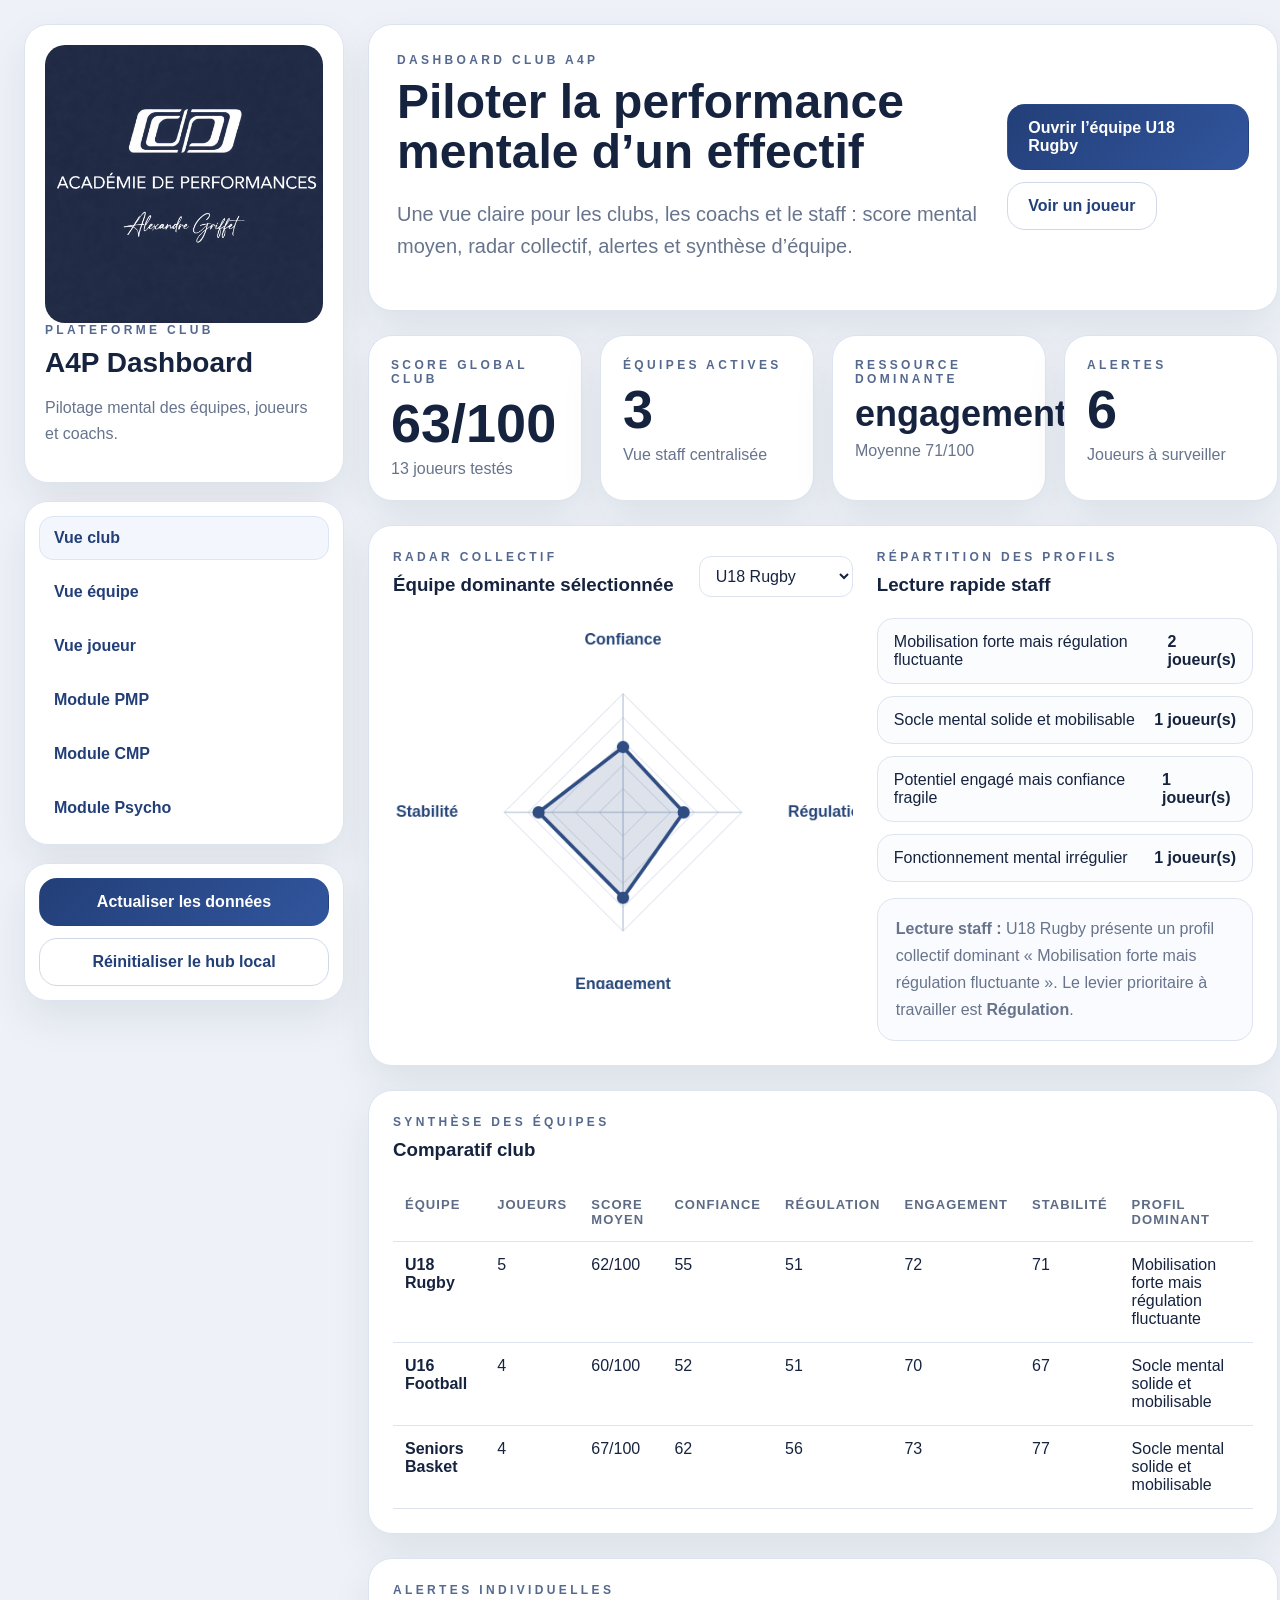
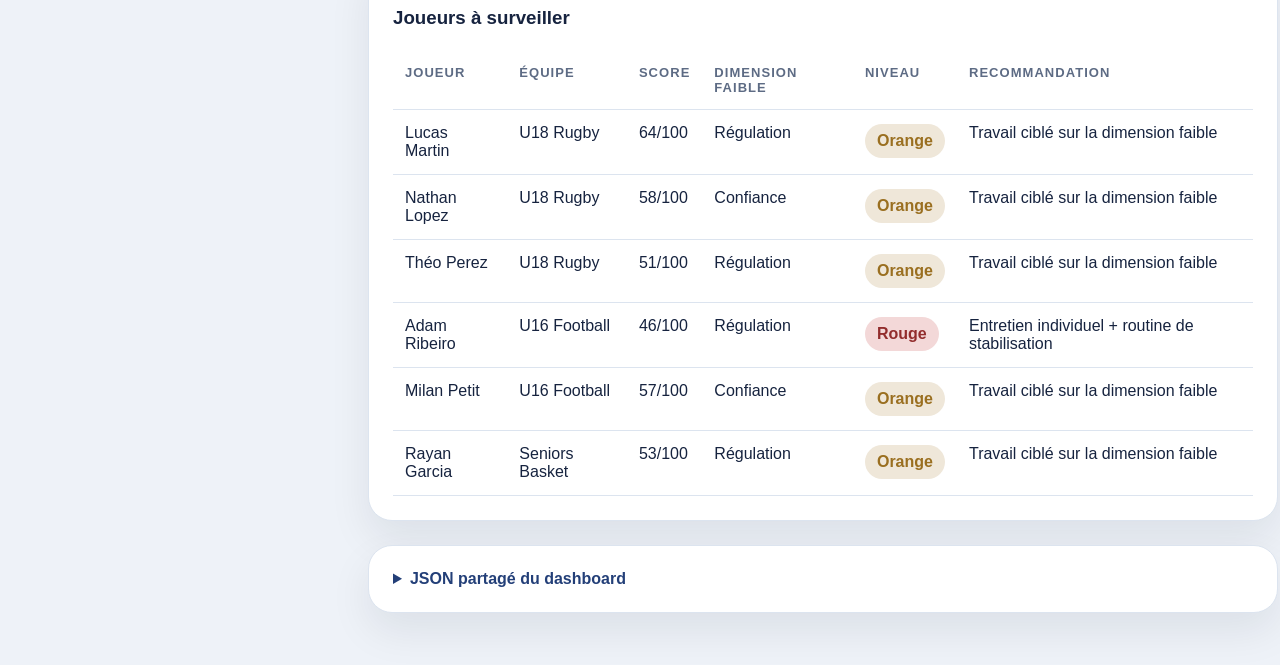
<file: index.html>
<!DOCTYPE html>
<html lang="fr">
<head>
  <meta charset="UTF-8" />
  <meta name="viewport" content="width=device-width, initial-scale=1.0" />
  <title>A4P Dashboard Club</title>
  <link rel="stylesheet" href="css/style.css" />
</head>
<body>
  <div class="app-shell">
    <aside class="sidebar">
      <div class="brand-card">
        <img src="assets/logo-a4p.png" alt="Académie de Performances" class="brand-logo" />
        <p class="eyebrow">Plateforme Club</p>
        <h1>A4P Dashboard</h1>
        <p class="muted">Pilotage mental des équipes, joueurs et coachs.</p>
      </div>

      <nav class="nav-card">
        <a class="nav-link active" href="index.html">Vue club</a>
        <a class="nav-link" href="equipe.html?team=U18%20Rugby">Vue équipe</a>
        <a class="nav-link" href="joueur.html?id=u18_01">Vue joueur</a>
        <a class="nav-link" href="https://alexandregriffet-cmd.github.io/PMP-A4P-Acad-mie-de-Performances-/">Module PMP</a>
        <a class="nav-link" href="https://alexandregriffet-cmd.github.io/CMP-A4P-ACADEMIE-DE-PERFORMANCES-/">Module CMP</a>
        <a class="nav-link" href="https://alexandregriffet-cmd.github.io/Module-psycho-motionnelle-/">Module Psycho</a>
      </nav>

      <div class="nav-card compact">
        <button id="btn-refresh" class="btn primary full">Actualiser les données</button>
        <button id="btn-reset" class="btn ghost full">Réinitialiser le hub local</button>
      </div>
    </aside>

    <main class="main-content">
      <section class="hero-card">
        <div>
          <p class="eyebrow">Dashboard Club A4P</p>
          <h2>Piloter la performance mentale d’un effectif</h2>
          <p class="lead">Une vue claire pour les clubs, les coachs et le staff : score mental moyen, radar collectif, alertes et synthèse d’équipe.</p>
        </div>
        <div class="hero-actions">
          <a class="btn primary" href="equipe.html?team=U18%20Rugby">Ouvrir l’équipe U18 Rugby</a>
          <a class="btn ghost" href="joueur.html?id=u18_01">Voir un joueur</a>
        </div>
      </section>

      <section class="kpi-grid" id="kpi-grid"></section>

      <section class="panel two-col">
        <div>
          <div class="panel-header">
            <div>
              <p class="eyebrow">Radar collectif</p>
              <h3>Équipe dominante sélectionnée</h3>
            </div>
            <select id="team-select" class="select"></select>
          </div>
          <canvas id="team-radar" class="radar-canvas" width="520" height="420"></canvas>
        </div>
        <div>
          <div class="panel-header">
            <div>
              <p class="eyebrow">Répartition des profils</p>
              <h3>Lecture rapide staff</h3>
            </div>
          </div>
          <div id="profile-distribution" class="stack-list"></div>
          <div id="team-alerts" class="alert-box"></div>
        </div>
      </section>

      <section class="panel">
        <div class="panel-header">
          <div>
            <p class="eyebrow">Synthèse des équipes</p>
            <h3>Comparatif club</h3>
          </div>
        </div>
        <div class="table-wrap">
          <table>
            <thead>
              <tr>
                <th>Équipe</th>
                <th>Joueurs</th>
                <th>Score moyen</th>
                <th>Confiance</th>
                <th>Régulation</th>
                <th>Engagement</th>
                <th>Stabilité</th>
                <th>Profil dominant</th>
              </tr>
            </thead>
            <tbody id="teams-table"></tbody>
          </table>
        </div>
      </section>

      <section class="panel">
        <div class="panel-header">
          <div>
            <p class="eyebrow">Alertes individuelles</p>
            <h3>Joueurs à surveiller</h3>
          </div>
        </div>
        <div class="table-wrap">
          <table>
            <thead>
              <tr>
                <th>Joueur</th>
                <th>Équipe</th>
                <th>Score</th>
                <th>Dimension faible</th>
                <th>Niveau</th>
                <th>Recommandation</th>
              </tr>
            </thead>
            <tbody id="alerts-table"></tbody>
          </table>
        </div>
      </section>

      <section class="panel">
        <details>
          <summary>JSON partagé du dashboard</summary>
          <pre id="json-view" class="json-box"></pre>
        </details>
      </section>
    </main>
  </div>

  <script src="js/charts.js"></script>
  <script src="js/dashboard.js"></script>
</body>
</html>
</file>
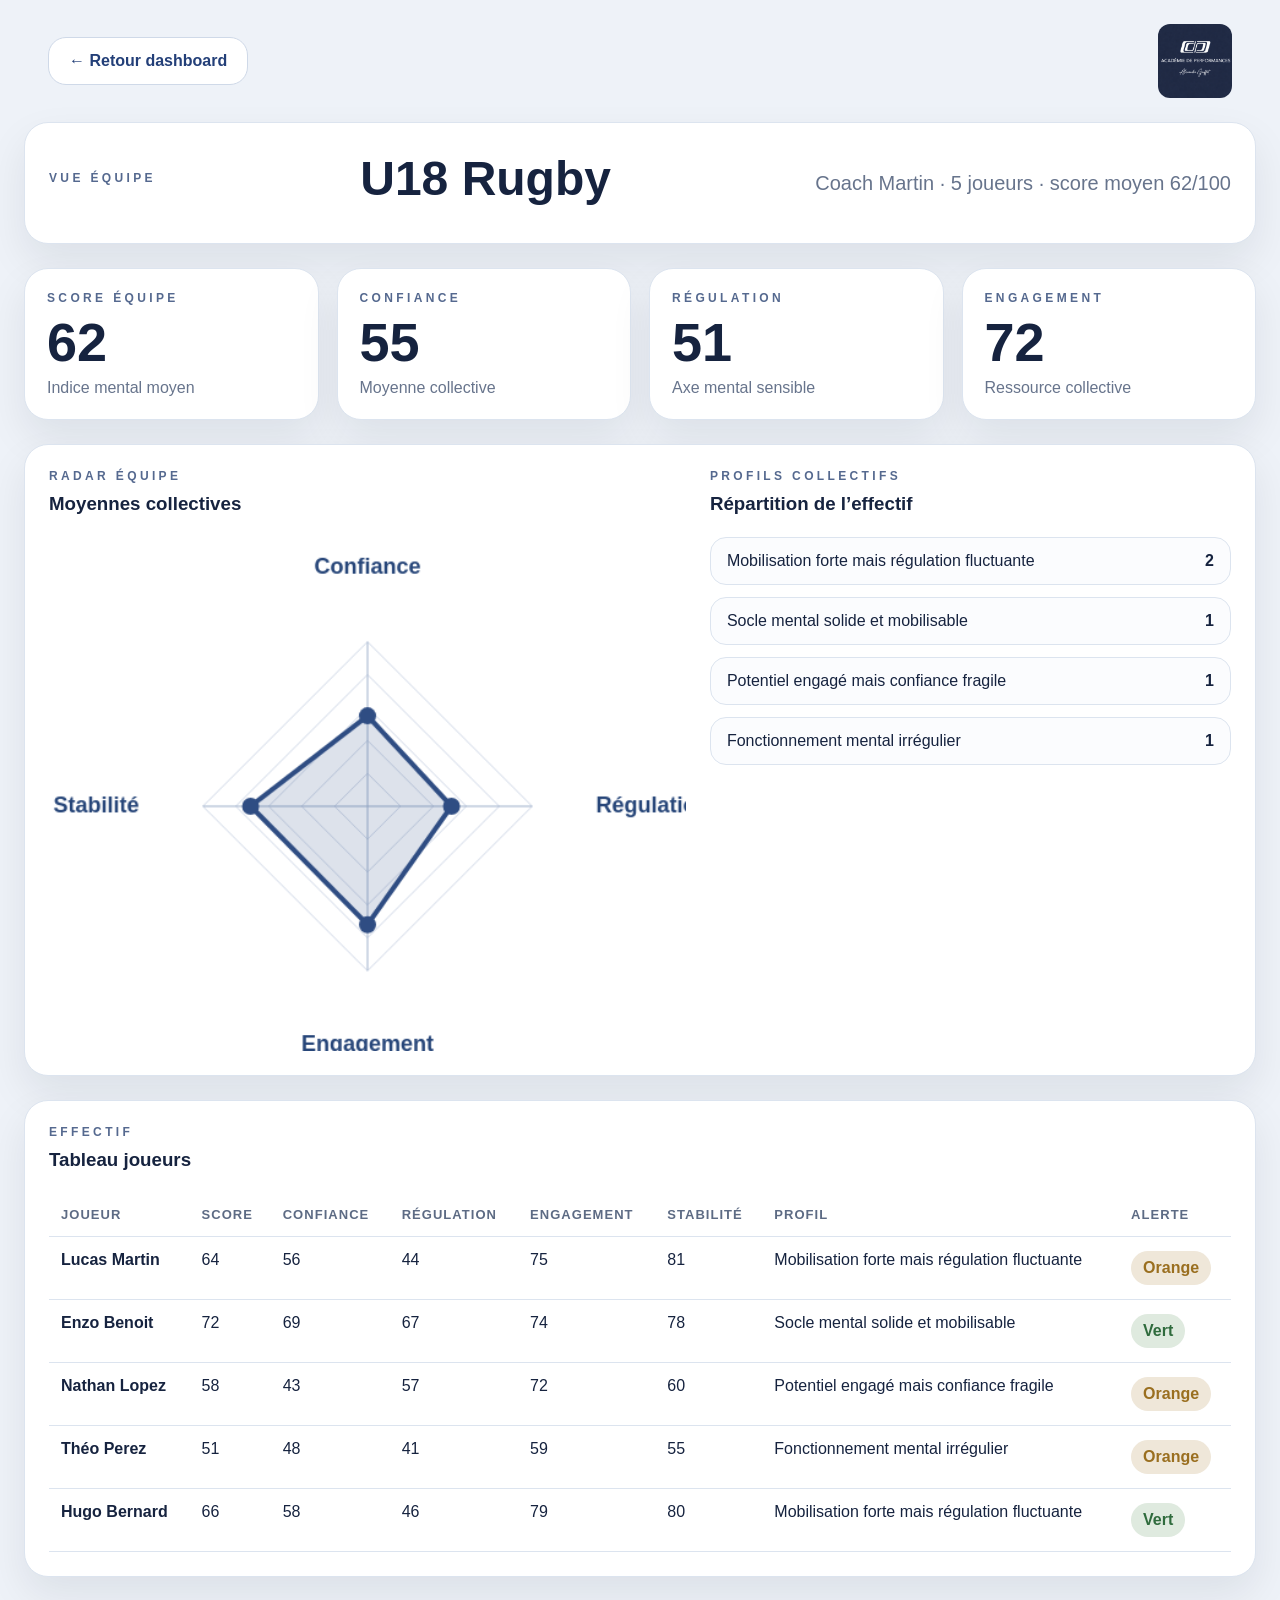
<file: equipe.html>
<!DOCTYPE html>
<html lang="fr">
<head>
  <meta charset="UTF-8" />
  <meta name="viewport" content="width=device-width, initial-scale=1.0" />
  <title>Équipe | A4P Dashboard</title>
  <link rel="stylesheet" href="css/style.css" />
</head>
<body>
  <main class="page-wrap">
    <div class="topbar">
      <a class="btn ghost" href="index.html">← Retour dashboard</a>
      <img src="assets/logo-a4p.png" alt="A4P" class="mini-logo" />
    </div>

    <section class="hero-card compact-hero">
      <p class="eyebrow">Vue équipe</p>
      <h1 id="team-title">Équipe</h1>
      <p id="team-subtitle" class="lead"></p>
    </section>

    <section class="kpi-grid" id="team-kpis"></section>

    <section class="panel two-col">
      <div>
        <div class="panel-header">
          <div>
            <p class="eyebrow">Radar équipe</p>
            <h3>Moyennes collectives</h3>
          </div>
        </div>
        <canvas id="team-detail-radar" class="radar-canvas" width="520" height="420"></canvas>
      </div>
      <div>
        <div class="panel-header">
          <div>
            <p class="eyebrow">Profils collectifs</p>
            <h3>Répartition de l’effectif</h3>
          </div>
        </div>
        <div id="team-profiles" class="stack-list"></div>
      </div>
    </section>

    <section class="panel">
      <div class="panel-header">
        <div>
          <p class="eyebrow">Effectif</p>
          <h3>Tableau joueurs</h3>
        </div>
      </div>
      <div class="table-wrap">
        <table>
          <thead>
            <tr>
              <th>Joueur</th>
              <th>Score</th>
              <th>Confiance</th>
              <th>Régulation</th>
              <th>Engagement</th>
              <th>Stabilité</th>
              <th>Profil</th>
              <th>Alerte</th>
            </tr>
          </thead>
          <tbody id="players-table"></tbody>
        </table>
      </div>
    </section>
  </main>

  <script src="js/charts.js"></script>
  <script src="js/equipe.js"></script>
</body>
</html>
</file>
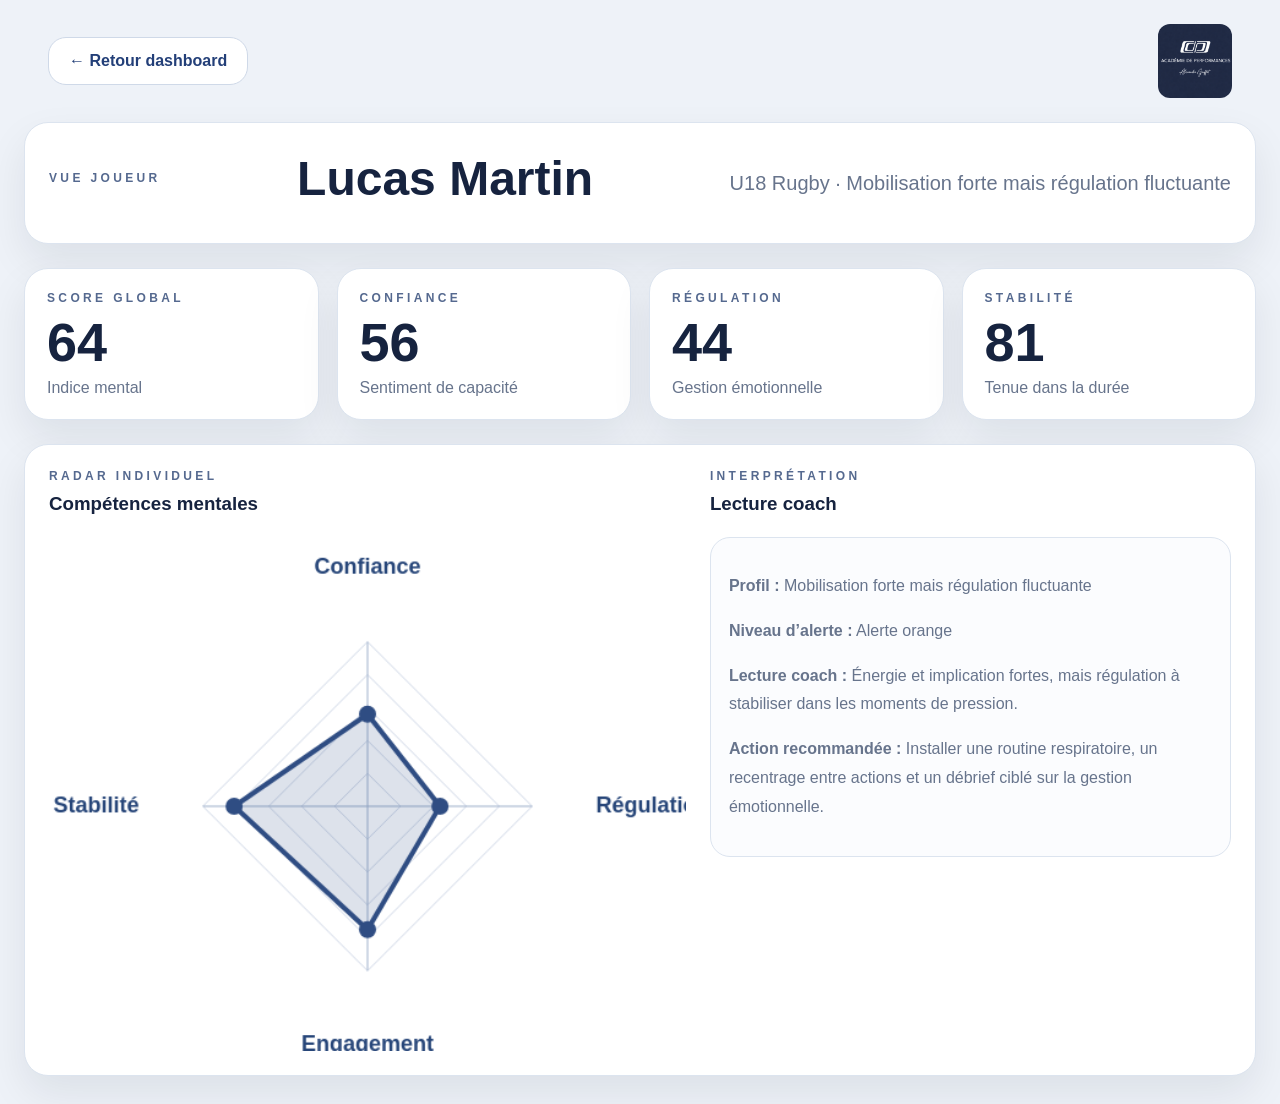
<file: joueur.html>
<!DOCTYPE html>
<html lang="fr">
<head>
  <meta charset="UTF-8" />
  <meta name="viewport" content="width=device-width, initial-scale=1.0" />
  <title>Joueur | A4P Dashboard</title>
  <link rel="stylesheet" href="css/style.css" />
</head>
<body>
  <main class="page-wrap">
    <div class="topbar">
      <a class="btn ghost" href="index.html">← Retour dashboard</a>
      <img src="assets/logo-a4p.png" alt="A4P" class="mini-logo" />
    </div>

    <section class="hero-card compact-hero">
      <p class="eyebrow">Vue joueur</p>
      <h1 id="player-title">Joueur</h1>
      <p id="player-subtitle" class="lead"></p>
    </section>

    <section class="kpi-grid" id="player-kpis"></section>

    <section class="panel two-col">
      <div>
        <div class="panel-header">
          <div>
            <p class="eyebrow">Radar individuel</p>
            <h3>Compétences mentales</h3>
          </div>
        </div>
        <canvas id="player-radar" class="radar-canvas" width="520" height="420"></canvas>
      </div>
      <div>
        <div class="panel-header">
          <div>
            <p class="eyebrow">Interprétation</p>
            <h3>Lecture coach</h3>
          </div>
        </div>
        <div id="player-summary" class="summary-box"></div>
      </div>
    </section>
  </main>

  <script src="js/charts.js"></script>
  <script src="js/joueur.js"></script>
</body>
</html>
</file>
<file: css/style.css>
:root{
  --bg:#eef2f8;
  --card:#ffffff;
  --text:#16233f;
  --muted:#67748c;
  --line:#dce4ef;
  --primary:#233f78;
  --primary-2:#31559d;
  --accent:#dfeadf;
  --warning:#efe7d9;
  --shadow:0 18px 42px rgba(15,23,42,.08);
  --radius:24px;
}
*{box-sizing:border-box}
body{margin:0;background:var(--bg);color:var(--text);font-family:Arial,Helvetica,sans-serif}
a{text-decoration:none;color:inherit}
button,select{font:inherit}
.app-shell{display:grid;grid-template-columns:320px 1fr;gap:24px;max-width:1440px;margin:0 auto;padding:24px}
.sidebar{position:sticky;top:24px;height:fit-content;display:flex;flex-direction:column;gap:18px}
.brand-card,.nav-card,.hero-card,.panel,.kpi-card{background:var(--card);border:1px solid var(--line);border-radius:var(--radius);box-shadow:var(--shadow)}
.brand-card{padding:20px}
.brand-logo{width:100%;display:block;border-radius:20px}
.eyebrow{margin:0 0 10px;font-size:12px;letter-spacing:.28em;text-transform:uppercase;color:#55698f;font-weight:700}
.brand-card h1,.hero-card h2,.panel h3,.compact-hero h1{margin:0 0 8px}
.brand-card h1{font-size:28px}
.muted,.lead,.subtitle{color:var(--muted);line-height:1.6}
.nav-card{padding:14px;display:flex;flex-direction:column;gap:10px}
.nav-card.compact{gap:12px}
.nav-link{padding:12px 14px;border-radius:14px;color:var(--primary);font-weight:700;border:1px solid transparent}
.nav-link:hover,.nav-link.active{background:#f3f7fd;border-color:#dbe5f3}
.full{width:100%}
.main-content,.page-wrap{display:flex;flex-direction:column;gap:24px;padding-bottom:28px}
.hero-card{padding:28px;display:flex;justify-content:space-between;gap:20px;align-items:center}
.compact-hero{padding:24px}
.hero-card h2,.compact-hero h1{font-size:48px;line-height:1.05}
.lead{font-size:20px;max-width:820px}
.hero-actions{display:flex;gap:12px;flex-wrap:wrap}
.btn{display:inline-flex;align-items:center;justify-content:center;padding:14px 20px;border-radius:18px;font-weight:700;border:1px solid transparent;cursor:pointer}
.btn.primary{background:linear-gradient(135deg,var(--primary),var(--primary-2));color:#fff}
.btn.ghost{background:#fff;color:var(--primary);border-color:#cfd9e8}
.kpi-grid{display:grid;grid-template-columns:repeat(4,minmax(0,1fr));gap:18px}
.kpi-card{padding:22px}
.kpi-value{font-size:54px;line-height:1;font-weight:800;margin:10px 0}
.kpi-sub{color:var(--muted)}
.panel{padding:24px}
.panel-header{display:flex;justify-content:space-between;align-items:center;gap:12px;margin-bottom:14px}
.two-col{display:grid;grid-template-columns:1.1fr .9fr;gap:24px}
.select{padding:10px 12px;border-radius:12px;border:1px solid var(--line);background:#fff;color:var(--text)}
.radar-canvas{width:100%;max-width:100%;height:auto;display:block;background:#fff;border-radius:20px}
.stack-list{display:flex;flex-direction:column;gap:12px}
.stack-item{display:flex;justify-content:space-between;gap:16px;padding:14px 16px;border:1px solid var(--line);border-radius:16px;background:#fbfcfe}
.badge{display:inline-flex;align-items:center;padding:8px 12px;border-radius:999px;font-weight:700}
.badge.green{background:var(--accent);color:#2f6b3d}
.badge.orange{background:var(--warning);color:#9a6f20}
.badge.red{background:#f3d8d8;color:#922d2d}
.alert-box{margin-top:16px;padding:16px 18px;border-radius:18px;background:#f9fbfe;border:1px solid var(--line);color:var(--muted);line-height:1.7}
.table-wrap{overflow:auto}
table{width:100%;border-collapse:collapse;min-width:860px}
th,td{padding:14px 12px;border-bottom:1px solid var(--line);text-align:left;vertical-align:top}
th{font-size:13px;text-transform:uppercase;letter-spacing:.08em;color:#5d6b84}
.json-box{margin:12px 0 0;padding:18px;background:#0f2557;color:#fff;border-radius:20px;overflow:auto;white-space:pre-wrap;line-height:1.6}
details summary{cursor:pointer;font-weight:700;color:var(--primary)}
.topbar{display:flex;justify-content:space-between;align-items:center;gap:12px;padding:24px 24px 0}
.mini-logo{width:74px;border-radius:12px}
.summary-box{padding:18px;border:1px solid var(--line);border-radius:20px;background:#fbfcfe;color:var(--muted);line-height:1.8}
.page-wrap{max-width:1320px;margin:0 auto;padding:0 24px 28px}
@media (max-width:1100px){
  .app-shell{grid-template-columns:1fr}
  .sidebar{position:static}
  .hero-card,.two-col{grid-template-columns:1fr;display:grid}
  .hero-card h2,.compact-hero h1{font-size:36px}
  .kpi-grid{grid-template-columns:repeat(2,minmax(0,1fr))}
}
@media (max-width:680px){
  .app-shell,.page-wrap{padding:14px}
  .hero-card,.panel,.brand-card,.nav-card,.kpi-card{padding:18px}
  .kpi-grid{grid-template-columns:1fr}
  .hero-card h2,.compact-hero h1{font-size:28px}
  .lead{font-size:18px}
  .kpi-value{font-size:42px}
  .topbar{padding:14px 14px 0}
}
</file>
